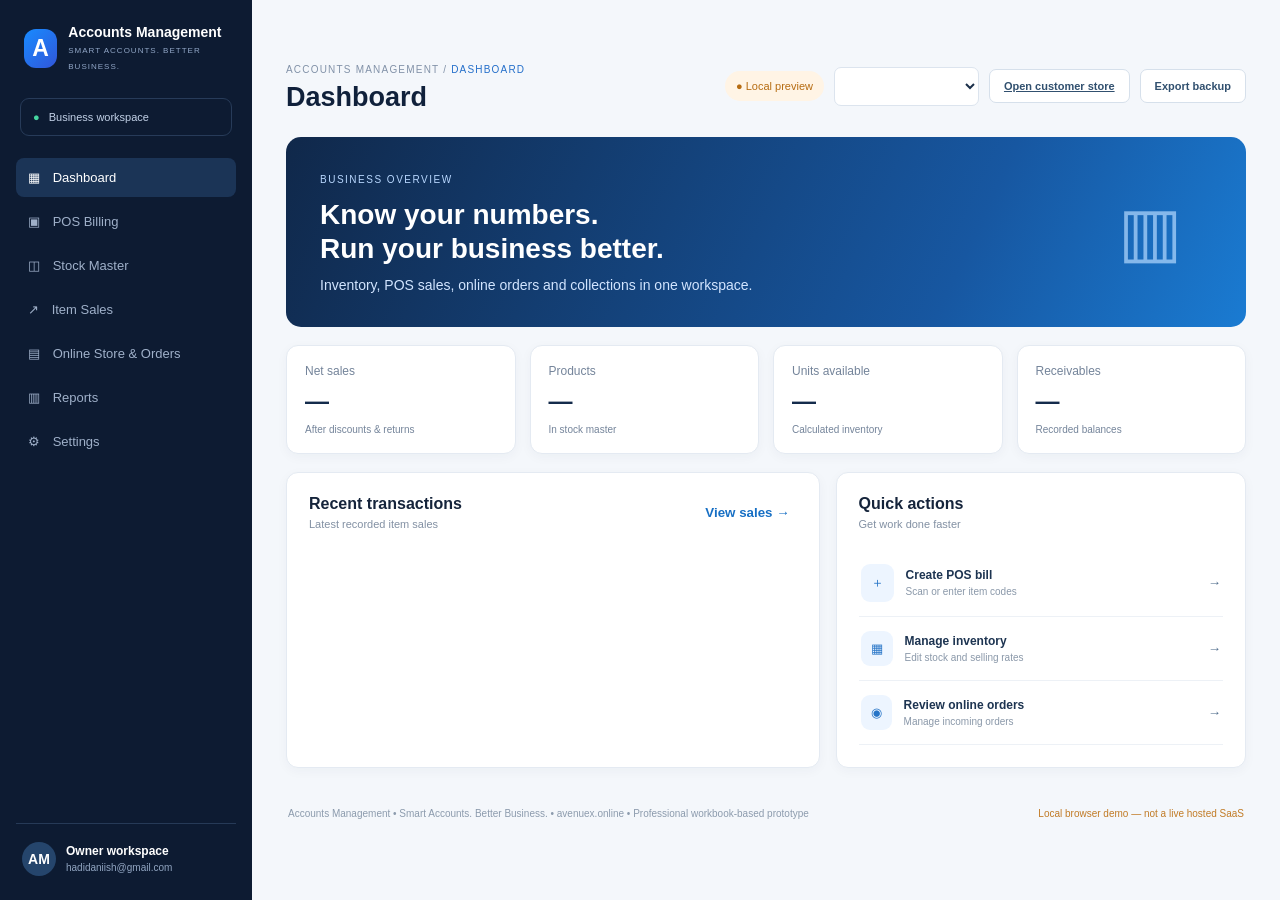
<file: index.html>
<!doctype html><html lang="en"><head><meta charset="utf-8"><meta name="viewport" content="width=device-width,initial-scale=1"><meta name="description" content="Accounts Management — Smart Accounts. Better Business. POS billing, inventory and online order management."><meta name="theme-color" content="#101b3b"><title>Accounts Management | Smart Accounts. Better Business.</title><link rel="stylesheet" href="styles.css"></head><body>
<div class="app"><aside class="side"><div class="brand"><div class="logo">A</div><div><b>Accounts Management</b><small>SMART ACCOUNTS. BETTER BUSINESS.</small></div></div><div class="workspace">● <span>Business workspace</span></div><nav id="nav">
<button class="active" data-page="dashboard">▦ <span>Dashboard</span></button><button data-page="pos">▣ <span>POS Billing</span></button><button data-page="inventory">◫ <span>Stock Master</span></button><button data-page="sales">↗ <span>Item Sales</span></button><button data-page="online">▤ <span>Online Store & Orders</span></button><button data-page="reports">▥ <span>Reports</span></button><button data-page="settings">⚙ <span>Settings</span></button></nav><div class="profile"><div class="avatar">AM</div><div><b>Owner workspace</b><small>hadidaniish@gmail.com</small></div></div></aside>
<main><header><div><small class="crumb">ACCOUNTS MANAGEMENT / <span id="crumb">DASHBOARD</span></small><h1 id="heading">Dashboard</h1></div><div class="headright"><span class="local">● Local preview</span><select id="globalCurrency" aria-label="Display currency"></select><a class="secondary" href="storefront.html" target="_blank" rel="noopener">Open customer store</a><button class="secondary" id="backup">Export backup</button></div></header>
<section id="dashboard" class="page active"><div class="hero"><div><small>BUSINESS OVERVIEW</small><h2>Know your numbers.<br>Run your business better.</h2><p>Inventory, POS sales, online orders and collections in one workspace.</p></div><div class="heroicon">▥</div></div><div class="stats"><article><span>Net sales</span><b id="statSales">—</b><small>After discounts & returns</small></article><article><span>Products</span><b id="statProducts">—</b><small>In stock master</small></article><article><span>Units available</span><b id="statUnits">—</b><small>Calculated inventory</small></article><article><span>Receivables</span><b id="statReceivable">—</b><small>Recorded balances</small></article></div><div class="cols"><article class="panel"><div class="paneltop"><div><h3>Recent transactions</h3><p>Latest recorded item sales</p></div><button class="link" data-go="sales">View sales →</button></div><div id="recent"></div></article><article class="panel"><div class="paneltop"><div><h3>Quick actions</h3><p>Get work done faster</p></div></div><button class="quick" data-go="pos"><span class="qicon">＋</span><span><b>Create POS bill</b><small>Scan or enter item codes</small></span>→</button><button class="quick" data-go="inventory"><span class="qicon">▦</span><span><b>Manage inventory</b><small>Edit stock and selling rates</small></span>→</button><button class="quick" data-go="online"><span class="qicon">◉</span><span><b>Review online orders</b><small>Manage incoming orders</small></span>→</button></article></div></section>
<section id="pos" class="page"><div class="panel"><div class="paneltop"><div><h3>Point of sale</h3><p>Multi-item billing with automatic product lookup and printable receipt.</p></div><span class="pill">Avenuex.Online-Store · POS BILL</span></div><div class="fields"><label>Sale date<input id="saleDate" type="date"></label><label>Cashier ID<input id="cashier" value="110101"></label><label>Sale channel<select id="saleChannel"><option>Retail Counter</option><option>Online Delivery</option></select></label><label>Delivery rider<select id="posRider"><option value="">Select rider (optional)</option></select></label><label>Delivery charges (PKR)<input id="posDeliveryFee" type="number" min="0" value="0"></label><label>Customer type<select id="customerType"><option>Walk-in Customer</option><option>Online Store Customer</option><option>Regular Customer</option><option>Wholesale Customer</option></select></label><label>Customer name<input id="customer" placeholder="Walk-in customer"></label><label>WhatsApp / phone<input id="customerPhone" placeholder="03xx xxxxxxx"></label><label>Currency<select id="posCurrency"></select></label><label>Payment method<select id="payment"><option>Cash</option><option>Cash on Delivery</option><option>Card</option><option>Bank Transfer</option><option>Online</option><option>USD Bank Transfer</option><option>Payoneer / Wise (manual)</option></select></label><label>Amount received<input id="received" type="number" min="0" step=".01" value="0"></label><label>GST %<input id="posGst" type="number" min="0" max="100" step=".1" value="0"></label><label>Special discount (PKR)<input id="posSpecialDiscount" type="number" min="0" step=".01" value="0"></label></div><div class="tablewrap"><table><thead><tr><th>Item code</th><th>Item / product</th><th>Available</th><th>Qty</th><th>Rate</th><th>Disc %</th><th>Net</th><th></th></tr></thead><tbody id="billRows"></tbody></table></div><button class="secondary" id="addLine">＋ Add item</button><div class="totals"><div><span>Gross</span><b id="gross">—</b></div><div><span>Discount</span><b id="discount">—</b></div><div><span>GST</span><b id="gstTotal">—</b></div><div class="grand"><span>Bill total</span><b id="billTotal">—</b></div><div><span>Balance / change</span><b id="balance">—</b></div></div><div class="actions"><button class="secondary" id="clearBill">Clear bill</button><button class="secondary" id="saveSale">Save</button><button class="primary" id="savePrintSale">Save & Print</button></div></div></section>
<section id="inventory" class="page"><div class="panel"><div class="paneltop"><div><h3>Stock master</h3><p>Product master imported from your Excel workbook. Edit rates and quantities anytime.</p></div><div><button class="secondary" id="importCsv">Import CSV</button><input type="file" id="csvFile" accept=".csv" hidden><button class="primary" id="newProduct">＋ Add product</button></div></div><div class="actions"><button class="secondary" id="deleteSelectedProducts">Delete selected products</button><button class="danger" id="deleteAllProducts">Delete all products</button></div><div class="tablewrap"><table><thead><tr><th><input type="checkbox" id="selectAllProducts"></th><th>Item code</th><th>Item name</th><th>Brand</th><th>Opening</th><th>Stock in</th><th>Sold</th><th>Returns</th><th>Available</th><th>Purchase</th><th>Sale rate (PKR)</th><th>Status</th><th></th></tr></thead><tbody id="stockRows"></tbody></table></div><p class="hint">Available = Opening + Stock In − Sold + Returns. Low-stock threshold can be changed in Settings.</p></div></section>
<section id="sales" class="page"><div class="panel"><div class="paneltop"><div><h3>Item sales register</h3><p>One row per SKU per bill, matching the workbook's Item Sales structure.</p></div><div><button class="secondary" id="salesCsv">Export CSV</button> <button class="secondary" id="deleteSelectedSales">Delete selected</button> <button class="danger" id="deleteAllSales">Delete all sales</button></div></div><div class="tablewrap"><table><thead><tr><th><input type="checkbox" id="selectAllSales"></th><th>Date</th><th>Bill no.</th><th>Item</th><th>Qty</th><th>Gross</th><th>Discount</th><th>Net</th><th>Currency</th><th>Payment</th><th>Actions</th></tr></thead><tbody id="salesRows"></tbody></table></div></div></section>
<section id="online" class="page"><div class="panel"><div class="paneltop"><div><h3>Online store & order management</h3><p>Customer-facing store preview. New orders appear in this dashboard and reduce available stock when accepted.</p></div><span class="pill">ONLINE STORE PREVIEW</span></div><div class="storebar"><b id="storeBrandName">Avenuex.Online-Store</b><label>Display currency <select id="storeCurrency"></select></label></div><div class="actions"><button class="secondary" id="viewCart">View cart (<span id="cartCount">0</span>)</button></div><div id="storeDeals" class="productgrid"></div><div id="storeProducts" class="productgrid"></div><div class="panel" style="margin-top:16px"><h3>Create / manage deals</h3><p class="hint">Create bundle deals using item codes and a fixed deal price. Example: 2 x 1001 + 1 x 1002.</p><div class="fields"><label>Deal name<input id="dealName" placeholder="Family combo"></label><label>Choose stock item code<select id="dealCodeSelect"></select></label><label>Deal item quantity<input id="dealItemQty" type="number" min="1" value="1"></label><button type="button" class="secondary" id="addDealItem">Add selected item to deal</button><label>Selected deal items (code:qty)<input id="dealItems" placeholder="1001:2,1002:1"><datalist id="dealCodeList"></datalist></label><label>Deal price (PKR)<input id="dealPrice" type="number" min="0" step=".01"></label><label>Deal picture<input id="dealImage" type="file" accept="image/*"></label><img id="dealImagePreview" alt="Deal image preview" style="max-width:110px;max-height:90px;object-fit:contain"></div><div class="actions"><button class="primary" id="saveDeal">Save deal</button><button class="danger" id="deleteAllDeals">Delete all deals</button></div><div id="dealAdminList" class="hint"></div></div><div id="supportLinks" class="notice"></div><div class="panel" style="margin-top:14px"><h3>Customer support / complaints</h3><p class="hint">Customer can send a support message in this local store preview.</p><div class="fields"><label>Your name<input id="storeSupportName"></label><label>WhatsApp / phone<input id="storeSupportPhone"></label><label>Issue type<select id="storeSupportType"><option>Order status</option><option>Late delivery</option><option>Wrong / missing item</option><option>Refund / return</option><option>Payment issue</option><option>Other</option></select></label><label>Message<textarea id="storeSupportMessage"></textarea></label></div><button class="secondary" id="storeSendSupport">Send message</button></div><h3 class="subhead">Incoming orders</h3><div class="tablewrap"><table><thead><tr><th>Order</th><th>Customer</th><th>Contact</th><th>Items</th><th>Total</th><th>Currency</th><th>Delivery ETA</th><th>Payment</th><th>Status</th><th>Assigned rider</th><th>Actions</th></tr></thead><tbody id="ordersRows"></tbody></table></div></div></section>
<section id="reports" class="page"><div class="panel"><div class="paneltop"><div><h3>Sales & inventory reports</h3><p>Currency-aware totals. Original transaction currency remains stored on each record.</p></div><label>Report currency <select id="reportCurrency"></select></label></div><div class="stats compact"><article><span>Cash sales</span><b id="cashReport">—</b></article><article><span>Card sales</span><b id="cardReport">—</b></article><article><span>Discounts</span><b id="discountReport">—</b></article><article><span>Returns</span><b id="returnsReport">—</b></article><article><span>Refunds paid</span><b id="refundsReport">—</b></article></div><div class="tablewrap"><table><thead><tr><th>Month</th><th>Transactions</th><th>Net sales</th><th>Cash</th><th>Card / other</th></tr></thead><tbody id="monthRows"></tbody></table></div></div></section>
<section id="settings" class="page"><div class="panel"><div class="paneltop"><div><h3>Business settings</h3><p>Owner-editable preferences for this local workspace.</p></div></div><div class="fields"><label>Business name<input id="businessName"></label><label>Base currency<select id="baseCurrency"></select></label><label>Low-stock alert threshold<input id="threshold" type="number" min="0"></label><label>WhatsApp support number<input id="whatsapp" placeholder="International format e.g. 923001234567"></label></div><h3 class="subhead">Customer support contacts</h3><p class="hint">Add up to 4 phone/WhatsApp contacts and 4 support email addresses. These are displayed to customers.</p><div class="fields"><label>Phone 1<input id="supportPhone1" placeholder="+92..."></label><label>Phone 2<input id="supportPhone2" placeholder="+92..."></label><label>Phone 3<input id="supportPhone3" placeholder="+92..."></label><label>Phone 4<input id="supportPhone4" placeholder="+92..."></label><label>Support email 1<input id="supportEmail1" type="email" placeholder="support@example.com"></label><label>Support email 2<input id="supportEmail2" type="email"></label><label>Support email 3<input id="supportEmail3" type="email"></label><label>Support email 4<input id="supportEmail4" type="email"></label></div><h3 class="subhead">Online payment account details</h3><p class="hint">These details are displayed for manual bank transfer. The app cannot verify or collect the transfer automatically.</p><div class="fields"><label>Bank name<input id="bankName"></label><label>Account title<input id="bankTitle"></label><label>Account number<input id="bankNumber"></label><label>IBAN<input id="bankIban"></label><label>Bank choices shown at checkout (comma separated)<input id="bankNames" placeholder="HBL, Meezan Bank, UBL"></label><label>USD / international payment option<select id="usdPaymentOption"><option>USD Bank Transfer</option><option>Payoneer</option><option>Wise</option><option>PayPal (if available)</option><option>Other USD method</option></select></label><label>USD payment instructions<input id="usdPaymentDetails" placeholder="Account / wallet details"></label></div><h3 class="subhead">Online store delivery settings (merchant only)</h3><p class="hint">Customer checkout will only display the delivery promise you set here; customers cannot edit it.</p><div class="fields"><label>Promised delivery minutes<select id="storeEta"><option value="30">30 minutes</option><option value="45">45 minutes</option><option value="60">1 hour</option><option value="75">1 hour 15 minutes</option><option value="90">1 hour 30 minutes</option><option value="120">2 hours</option><option value="custom">Manual confirmation</option></select></label><label>Default delivery fee (PKR)<input id="deliveryFee" type="number" min="0" step="1"></label><label>Delivery discount (PKR)<input id="deliveryDiscount" type="number" min="0" step="1" value="50"></label><label>GST default %<input id="defaultGst" type="number" min="0" max="100" step=".1" value="0"></label><label>Merchant store display name<input id="storeDisplayName" value="Avenuex.Online-Store"></label></div><h3 class="subhead">Delivery riders</h3><p class="hint">Add rider profiles anytime. Assign a rider to each order from the Orders table; customer tracking and printed bills will show assigned rider details.</p><div class="fields"><label>Rider name<input id="newRiderName" placeholder="Full rider name"></label><label>Bike / vehicle number<input id="newRiderBike" placeholder="e.g. MNL-1234"></label><label>Rider phone number<input id="newRiderPhone" placeholder="03xx xxxxxxx"></label><label>Other rider details<input id="newRiderDetails" placeholder="Area / notes (optional)"></label></div><div class="actions"><button type="button" class="secondary" id="addRider">＋ Add rider</button></div><div id="riderList" class="rider-list"></div><h3 class="subhead">Thermal receipt printer</h3><p class="hint">Select the roll installed in your thermal printer. 80mm is common; 58mm is the narrow roll. Set the same paper width in printer preferences if needed.</p><div class="fields"><label>Receipt roll width<select id="receiptWidth"><option value="58">58 mm compact POS roll (recommended)</option><option value="80">80 mm thermal roll</option></select></label></div><h3 class="subhead">Wastage register</h3><div class="fields"><label>Wastage item code<input id="wasteCode" list="wasteCodeList"><datalist id="wasteCodeList"></datalist></label><label>Wastage quantity<input id="wasteQty" type="number" min="1" value="1"></label><label>Reason<input id="wasteReason" placeholder="Expired / damaged / other"></label></div><button class="secondary" id="recordWaste">Record wastage</button><div id="wasteRows" class="hint"></div><h3 class="subhead">Customer support inbox</h3><p class="hint">Messages and complaints are stored locally for the merchant to review and reply to.</p><div class="fields"><label>Customer name<input id="supportCustomer"></label><label>Phone / WhatsApp<input id="supportCustomerPhone"></label><label>Complaint type<select id="supportType"><option>Order status</option><option>Late delivery</option><option>Wrong / missing item</option><option>Refund / return</option><option>Payment issue</option><option>Other</option></select></label><label>Message<textarea id="supportMessage"></textarea></label></div><button class="secondary" id="sendSupportMessage">Submit test message</button><div id="supportInbox" class="hint"></div><h3 class="subhead">Mobile / browser alerts</h3><p class="hint">Enable notifications on this device. New orders and low-stock warnings can alert while this app is open in this browser.</p><button class="secondary" id="enableAlerts">Enable notifications</button><span id="alertStatus" class="hint"></span><h3 class="subhead">Local app password</h3><p class="hint">Optional browser-level lock for this device only. It is not server authentication or protection against access to browser files.</p><button class="secondary" id="setAppPassword">Set / change app password</button> <button class="secondary" id="removeAppPassword">Remove app password</button><span id="passwordStatus" class="hint"></span><h3 class="subhead">Exchange rates</h3><p class="hint">Rates are indicative editable conversion values: 1 unit of currency = PKR equivalent. Update these using your actual business/bank rates.</p><div class="rates" id="rateInputs"></div><div class="actions"><button class="primary" id="saveSettings">Save settings</button><button class="danger" id="resetBusinessData">Reset business data (sales + stock + orders)</button></div><div class="notice">Important: currency display and payment acceptance are different. Live card/online payments require a supported payment gateway and merchant account for the relevant country and currency.</div></div></section>
<footer>Accounts Management • Smart Accounts. Better Business. • avenuex.online • Professional workbook-based prototype <span>Local browser demo — not a live hosted SaaS</span></footer></main></div>
<dialog id="productDialog"><form method="dialog" id="productForm"><h3 id="productDialogTitle">Add product</h3><label>Item code<input id="pCode" required></label><label>Item name<input id="pName" required></label><label>Brand<input id="pBrand"></label><label>Unit<input id="pUnit" value="pcs"></label><label>Opening quantity<input id="pOpening" type="number" min="0" value="0"></label><label>Stock in<input id="pStockIn" type="number" min="0" value="0"></label><label>Purchase rate (PKR)<input id="pPurchase" type="number" min="0" step=".01" value="0"></label><label>Sale rate (PKR)<input id="pRate" type="number" min="0" step=".01" value="0"></label><label>Product picture<input id="pImage" type="file" accept="image/*"></label><img id="pImagePreview" style="max-width:100px;max-height:100px;object-fit:contain" alt="Product preview"><div class="actions"><button class="secondary" value="cancel">Cancel</button><button class="primary" id="saveProduct" value="default">Save product</button></div></form></dialog>
<dialog id="checkoutDialog"><form method="dialog" id="checkoutForm"><h3>Place online order</h3><p id="checkoutItem"></p><label>Customer name<input id="oName" required></label><label>Phone / WhatsApp<input id="oPhone" required></label><label>Delivery address<textarea id="oAddress" required></textarea></label><button type="button" class="secondary" id="getLocation">Use my current location</button><small id="locationStatus" class="hint">You may also type your address manually.</small><label>Quantity<input id="oQty" type="number" min="1" value="1" required></label><label>Currency<select id="oCurrency"></select></label><label>Delivery promise<input id="oEtaDisplay" readonly value="45 minutes"></label><input id="oEta" type="hidden" value="45"><label>Payment preference<select id="oPayment"><option>Cash on Delivery</option><option>Bank Transfer</option><option>Card / Online (gateway setup required)</option><option>USD Bank Transfer</option><option>Payoneer / Wise (manual verification)</option></select></label><p id="paymentInstructions" class="hint">Online/card payment is only collected after a real payment gateway is connected. This local preview does not transfer money.</p><div class="actions"><button class="secondary" value="cancel">Cancel</button><button class="primary" id="placeOrder" value="default">Submit order</button></div></form></dialog>
<dialog id="cartDialog"><form method="dialog"><h3>Your shopping cart</h3><div id="cartRows"></div><p><b>Cart total: <span id="cartTotal"></span></b></p><div class="actions"><button class="secondary" value="close">Continue shopping</button><button class="primary" id="cartCheckout" value="default">Proceed to checkout</button></div></form></dialog>
<script src="app.js"></script></body></html>
</file>
<file: styles.css>
*{box-sizing:border-box}body{margin:0;background:#f4f7fb;color:#15243b;font:14px Inter,Segoe UI,Arial,sans-serif}.app{display:flex;min-height:100vh}.side{width:252px;background:#0d1b32;color:#dbe7fb;padding:24px 16px;display:flex;flex-direction:column;flex-shrink:0}.brand{display:flex;align-items:center;gap:11px;padding:0 8px 26px}.logo{width:39px;height:39px;border-radius:12px;background:linear-gradient(135deg,#188bff,#3156d9);display:grid;place-items:center;color:white;font-size:23px;font-weight:800}.brand b{display:block;font-size:14px;color:white}.brand small{font-size:8px;letter-spacing:1px;color:#92a7c7}.workspace{margin:0 4px 22px;padding:12px;border:1px solid #273b59;border-radius:9px;color:#45d5a0;font-size:11px}.workspace span{color:#c2d1e7;margin-left:6px}nav{display:grid;gap:5px}nav button{border:0;background:transparent;color:#9fb0c9;text-align:left;padding:12px;border-radius:8px;font-size:13px;cursor:pointer}nav button span{margin-left:9px}nav button.active,nav button:hover{background:#1b3456;color:white}.profile{margin-top:auto;border-top:1px solid #263a57;padding:18px 6px 0;display:flex;align-items:center;gap:10px}.avatar{width:34px;height:34px;border-radius:50%;background:#25456c;color:white;display:grid;place-items:center;font-weight:700}.profile b{display:block;color:white;font-size:12px}.profile small{font-size:10px;color:#91a5c1}main{padding:28px 34px;min-width:0;flex:1;max-width:1600px;margin:auto}header{display:flex;justify-content:space-between;align-items:center;margin-bottom:24px}.crumb{color:#8292a8;font-size:10px;letter-spacing:1.2px}.crumb span{color:#246fca}h1{font-size:27px;margin:6px 0 0;color:#10213b}.headright{display:flex;align-items:center;gap:10px}.local{font-size:11px;color:#b66c12;background:#fff4e5;padding:9px 11px;border-radius:20px}.headright select{width:145px}.page{display:none}.page.active{display:block}.hero{background:linear-gradient(115deg,#10284a,#1757a1 70%,#1a7bd2);border-radius:15px;padding:30px 34px;color:white;display:flex;justify-content:space-between;align-items:center;min-height:190px}.hero small{letter-spacing:1.5px;color:#b9d8ff;font-size:10px}.hero h2{font-size:28px;line-height:1.18;margin:12px 0}.hero p{color:#d2e5ff;margin:0}.heroicon{font-size:68px;color:#b4d9ff;opacity:.7;margin-right:30px}.stats{display:grid;grid-template-columns:repeat(4,1fr);gap:14px;margin:18px 0}.stats article,.panel{background:white;border:1px solid #e4eaf2;border-radius:12px;box-shadow:0 3px 12px #1c36500a}.stats article{padding:18px}.stats span,.stats small{display:block;color:#74849a;font-size:12px}.stats b{display:block;font-size:24px;margin:9px 0;color:#142b4b}.stats small{font-size:10px}.cols{display:grid;grid-template-columns:1.3fr 1fr;gap:16px}.panel{padding:22px;margin-bottom:18px}.paneltop{display:flex;align-items:center;justify-content:space-between;gap:15px;margin-bottom:20px}.paneltop h3,.panel h3{font-size:16px;margin:0 0 5px}.paneltop p{color:#8290a3;font-size:11px;margin:0}.link{border:0;background:none;color:#176fc4;cursor:pointer;font-weight:600;padding:7px}.quick{display:flex;align-items:center;gap:12px;width:100%;border:0;border-bottom:1px solid #edf1f6;background:white;padding:14px 2px;text-align:left;cursor:pointer;color:#53708f}.quick span:nth-child(2){flex:1}.quick b,.quick small{display:block}.quick b{color:#1d3451;font-size:12px}.quick small{color:#8a98a9;font-size:10px;margin-top:4px}.qicon{background:#edf5ff;color:#2674c7;border-radius:9px;padding:10px}.recent{display:flex;justify-content:space-between;align-items:center;padding:12px 0;border-bottom:1px solid #edf1f5}.recent b{font-size:12px}.recent small{display:block;color:#8a98a9;font-size:10px;margin-top:4px}.fields{display:grid;grid-template-columns:repeat(3,1fr);gap:14px;margin:15px 0 20px}label{display:grid;gap:6px;font-size:11px;font-weight:600;color:#62738a}input,select,textarea{width:100%;border:1px solid #dce4ee;border-radius:7px;background:white;padding:10px 11px;color:#1c304a;font:13px inherit;min-height:38px}input:focus,select:focus,textarea:focus{outline:2px solid #c5e1ff;border-color:#4b9be8}textarea{min-height:70px;resize:vertical}.tablewrap{width:100%;overflow:auto}table{border-collapse:collapse;width:100%;white-space:nowrap;font-size:11px}th{text-align:left;color:#73849b;background:#f6f8fb;font-weight:700;padding:12px 10px}td{padding:11px 10px;border-bottom:1px solid #edf1f5;color:#334860}td input{min-width:72px;padding:7px;font-size:11px}.pill{font-size:9px;letter-spacing:1px;color:#1b70bf;background:#edf6ff;padding:8px 11px;border-radius:20px}.secondary,.primary{border-radius:7px;padding:10px 14px;font-weight:650;font-size:11px;cursor:pointer}.secondary{border:1px solid #d6e0eb;background:white;color:#31506f}.primary{border:1px solid #176ac1;background:#176ac1;color:white}.primary:hover{background:#10569e}.primary:disabled{opacity:.4;cursor:not-allowed}.totals{margin:18px 0 14px auto;max-width:310px}.totals div{display:flex;justify-content:space-between;padding:7px 0;color:#75849a;font-size:12px}.totals b{color:#233b59}.totals .grand{border-top:1px solid #dfe7f0;margin-top:5px;padding-top:12px;font-size:15px;color:#193451}.totals .grand b{font-size:19px;color:#176cc1}.actions{display:flex;justify-content:flex-end;gap:9px;margin-top:16px}.hint{color:#8998aa;font-size:11px;margin-top:14px}.good,.warning{font-size:10px;padding:5px 7px;border-radius:20px}.good{color:#16835d;background:#e8f8f1}.warning{color:#a65d00;background:#fff2dd}.storebar{display:flex;justify-content:space-between;align-items:center;margin:6px 0 16px}.storebar b{font-size:14px}.storebar label{display:flex;align-items:center;gap:8px}.storebar select{width:155px}.productgrid{display:grid;grid-template-columns:repeat(4,minmax(0,1fr));gap:12px}.product{border:1px solid #e5ebf3;border-radius:10px;padding:15px;display:flex;flex-direction:column;gap:7px}.productmark{height:70px;background:linear-gradient(135deg,#eaf4ff,#f5f8ff);border-radius:8px;display:grid;place-items:center;color:#2479c9;font-size:30px;font-weight:700}.product b{font-size:12px}.product small{color:#8795a6;font-size:10px}.product strong{font-size:15px;color:#176cc1}.product button{margin-top:5px}.subhead{margin:25px 0 12px;font-size:15px}.rates{display:grid;grid-template-columns:repeat(4,1fr);gap:12px}.notice{margin-top:18px;padding:13px;background:#fff7e9;border:1px solid #f5e2bc;border-radius:8px;color:#815d25;font-size:11px;line-height:1.5}.compact{margin-top:10px}.compact article{padding:14px}.compact b{font-size:19px}footer{padding:22px 2px;color:#8c9bad;font-size:10px;display:flex;justify-content:space-between}footer span{color:#c17b26}dialog{border:0;border-radius:13px;padding:24px;width:min(440px,94vw);box-shadow:0 15px 60px #10243e40}dialog::backdrop{background:#07172c88}dialog h3{margin:0 0 15px}dialog label{margin:10px 0}.storebar label{display:flex}#checkoutItem{color:#236cb3;font-weight:700;font-size:12px}@media(max-width:1050px){.side{width:210px}.stats{grid-template-columns:repeat(2,1fr)}.fields{grid-template-columns:repeat(2,1fr)}.productgrid{grid-template-columns:repeat(3,1fr)}}@media(max-width:720px){.app{display:block}.side{width:auto;padding:14px}.brand{padding-bottom:12px}.workspace,.profile{display:none}nav{display:flex;overflow:auto}nav button{white-space:nowrap;padding:9px}main{padding:18px 12px}header{align-items:flex-start;gap:10px;flex-direction:column}.headright{flex-wrap:wrap}.hero{padding:22px;min-height:160px}.hero h2{font-size:22px}.heroicon{display:none}.stats{gap:8px}.stats article{padding:12px}.stats b{font-size:19px}.cols{grid-template-columns:1fr}.fields{grid-template-columns:1fr 1fr}.productgrid{grid-template-columns:repeat(2,1fr)}.rates{grid-template-columns:repeat(2,1fr)}.panel{padding:14px}.paneltop{align-items:flex-start;flex-direction:column}footer{gap:8px;flex-direction:column}}
.danger{background:#a32636;color:#fff;border:0;border-radius:9px;padding:11px 16px;cursor:pointer}.muted{opacity:.55;text-decoration:line-through}.notice a{margin-right:10px}

/* Avenuex delivery rider and modern commerce refinements */
.rider-list{display:grid;gap:8px}.rider-card{display:flex;align-items:center;justify-content:space-between;gap:12px;padding:12px 14px;border:1px solid #e5ebf3;border-radius:10px;background:#f9fbfe}.rider-card b,.rider-card small{display:block}.rider-card small{color:#72839a;font-size:11px;margin-top:4px}.storefront{max-width:1240px!important;padding:18px 24px!important}.storefront .hero{min-height:180px;border-radius:18px;padding:30px 38px;box-shadow:0 12px 30px #10284a18}.storefront .productgrid{grid-template-columns:repeat(auto-fill,minmax(210px,1fr));gap:18px}.storefront .product{border:1px solid #e6edf6;border-radius:15px;padding:16px;box-shadow:0 7px 22px #152b460b;transition:transform .18s,box-shadow .18s}.storefront .product:hover{transform:translateY(-3px);box-shadow:0 13px 28px #152b4617}.storefront .product img{height:155px!important;width:100%;object-fit:contain;background:#f7f9fc;border-radius:10px}.storefront .productmark{height:155px;border-radius:10px}.storefront .product b{font-size:14px}.storefront .product strong{font-size:17px}.storefront h3{font-size:18px;letter-spacing:-.25px;margin-top:26px}.storefront .storetitle{letter-spacing:-.7px}.storefront .panel{border-radius:16px;box-shadow:0 7px 24px #10284a0d}@media(max-width:650px){.storefront{padding:12px!important}.storefront .productgrid{grid-template-columns:repeat(2,minmax(0,1fr));gap:10px}.storefront .product{padding:10px}.storefront .product img,.storefront .productmark{height:112px!important}.storefront .hero{padding:20px;min-height:150px}}

/* Clean, low-distraction storefront: remove decorative motion and heavy shadows. */
.storefront .product,.storefront .hero,.storefront .panel{box-shadow:none!important;transition:none!important}.storefront .product:hover{transform:none!important;box-shadow:none!important}
</file>
